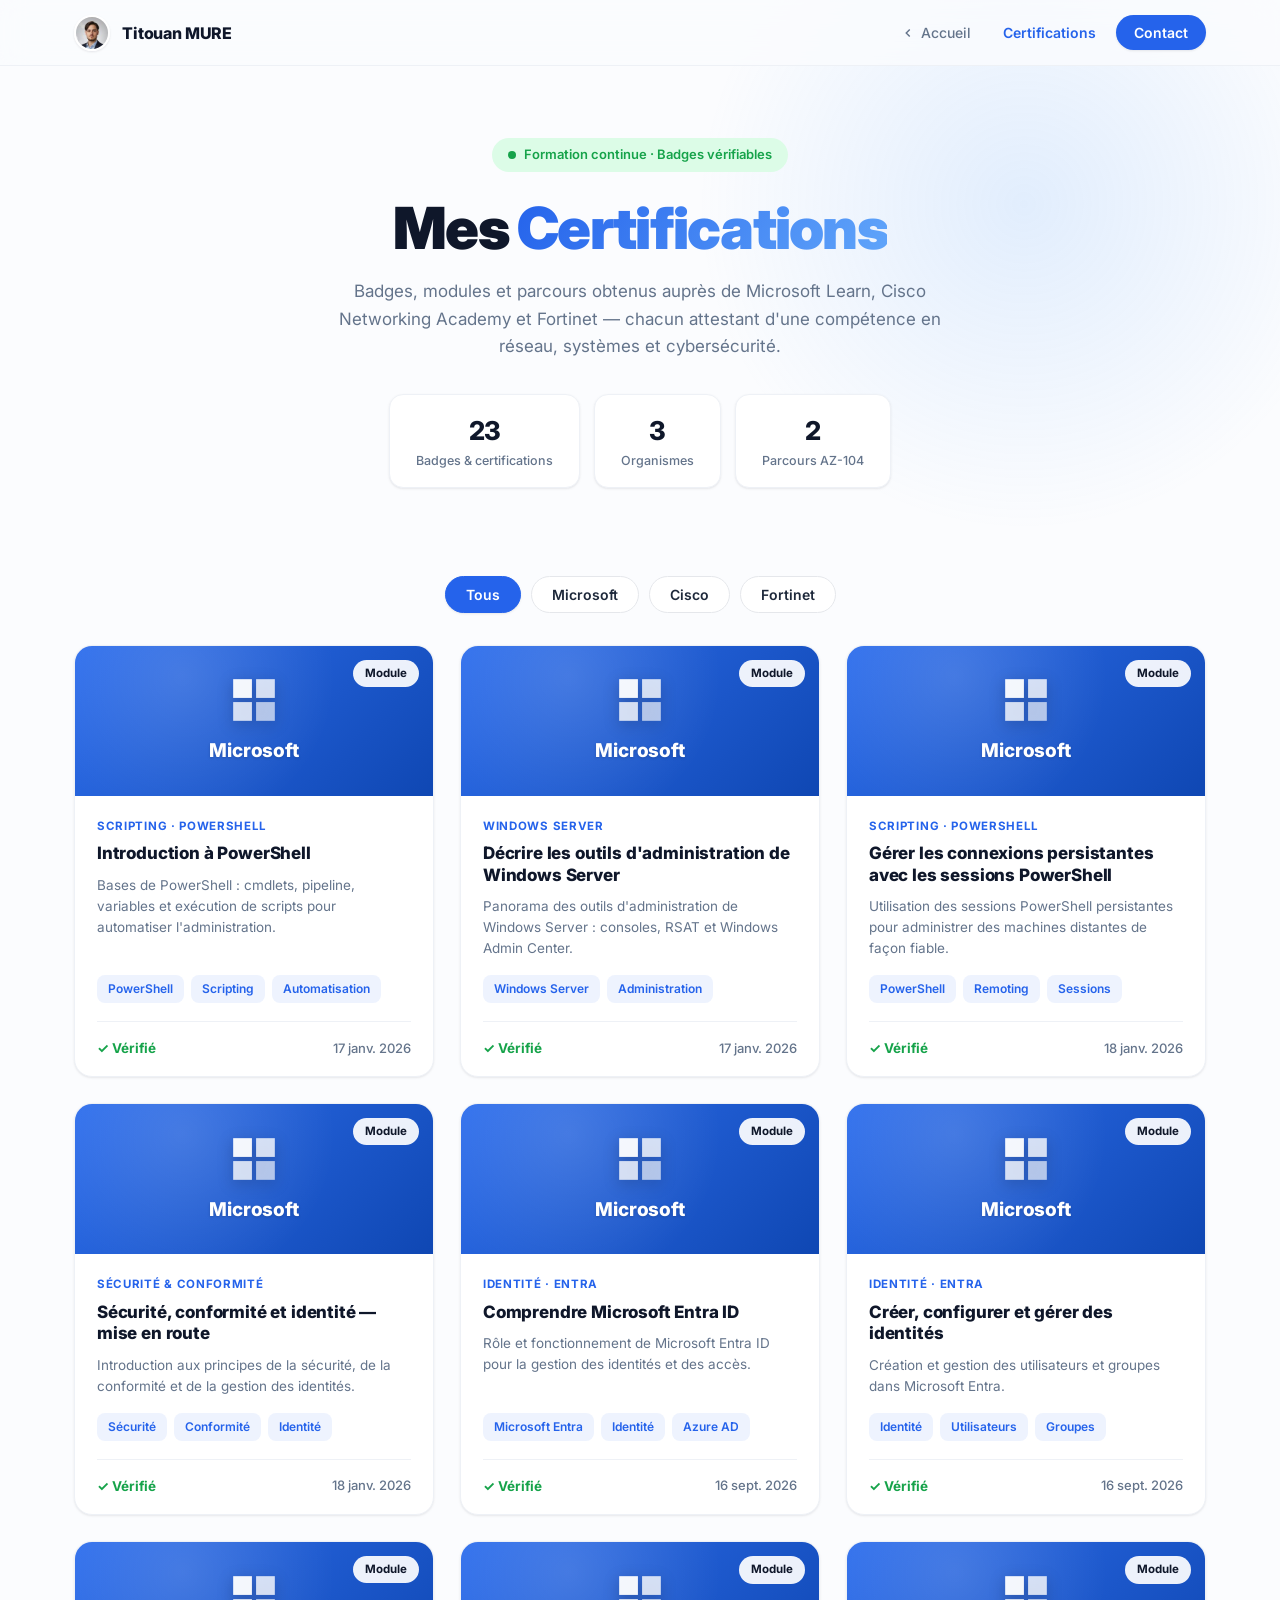
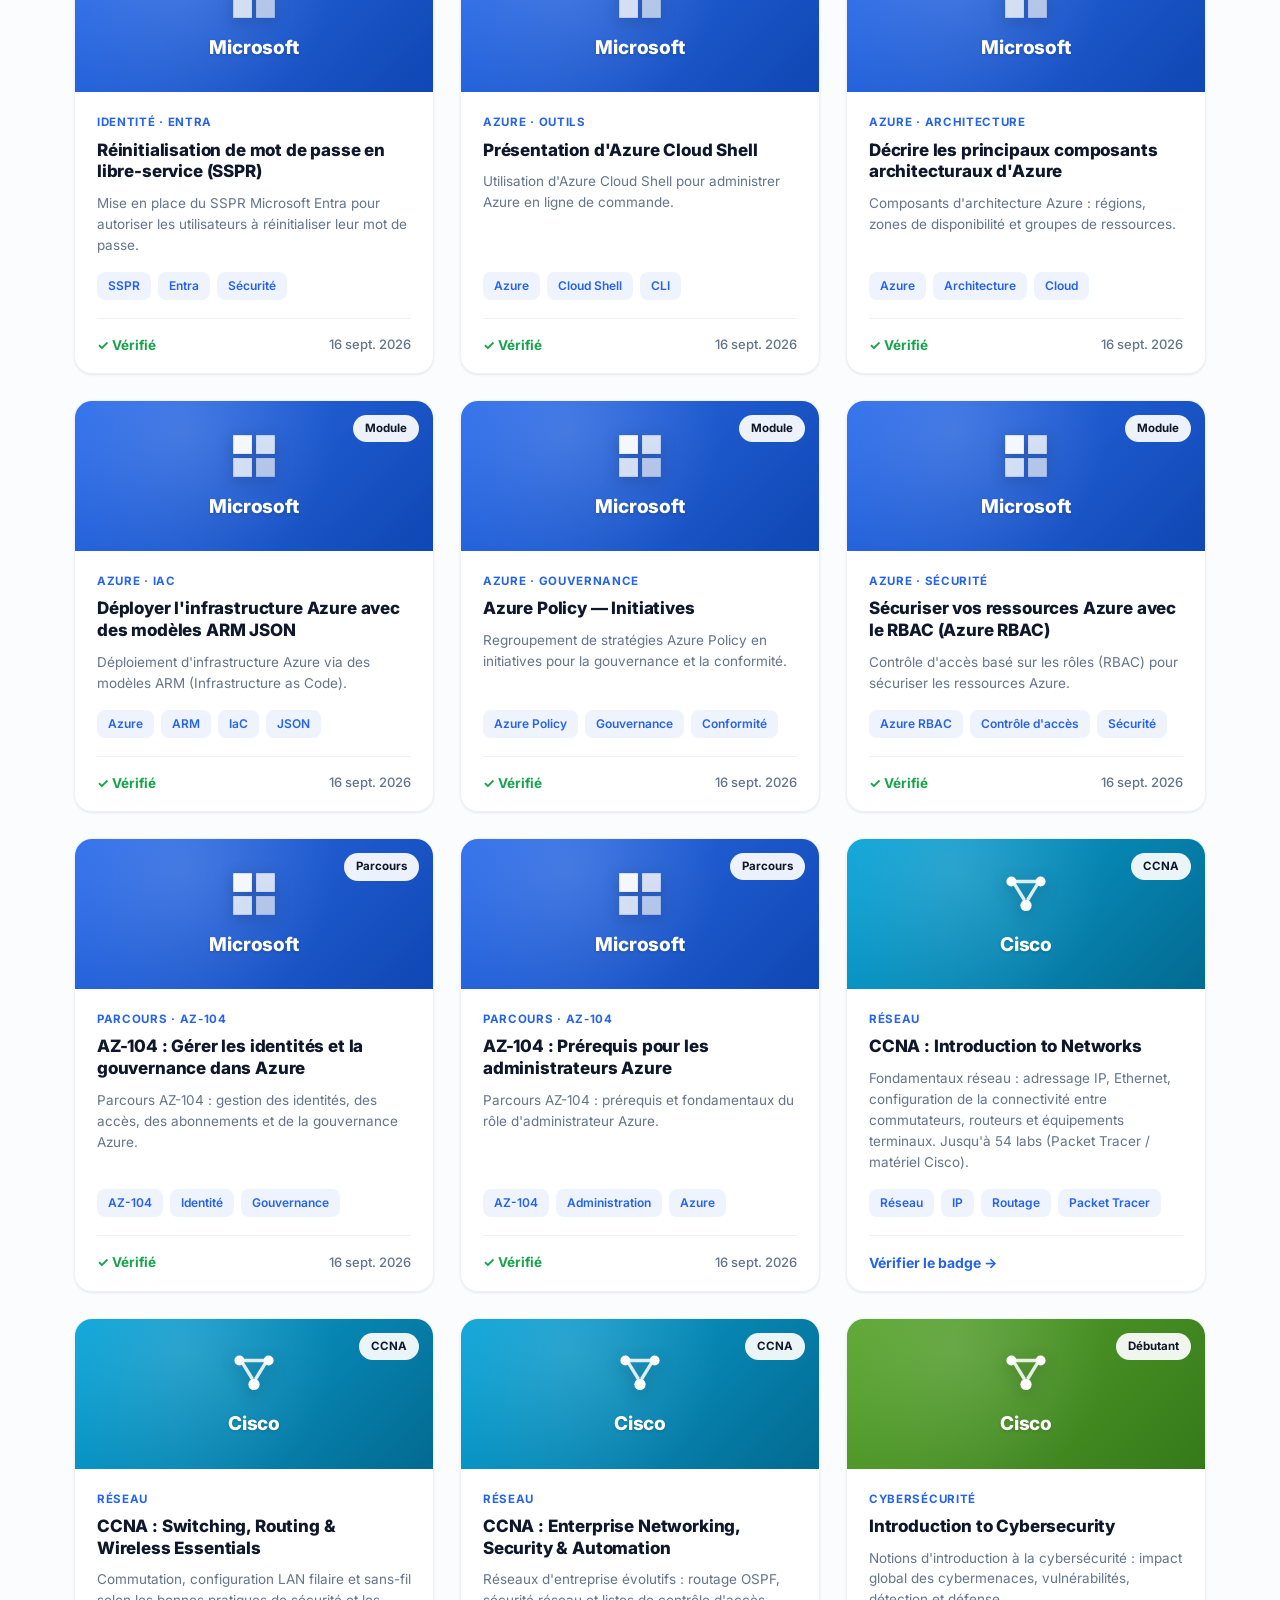
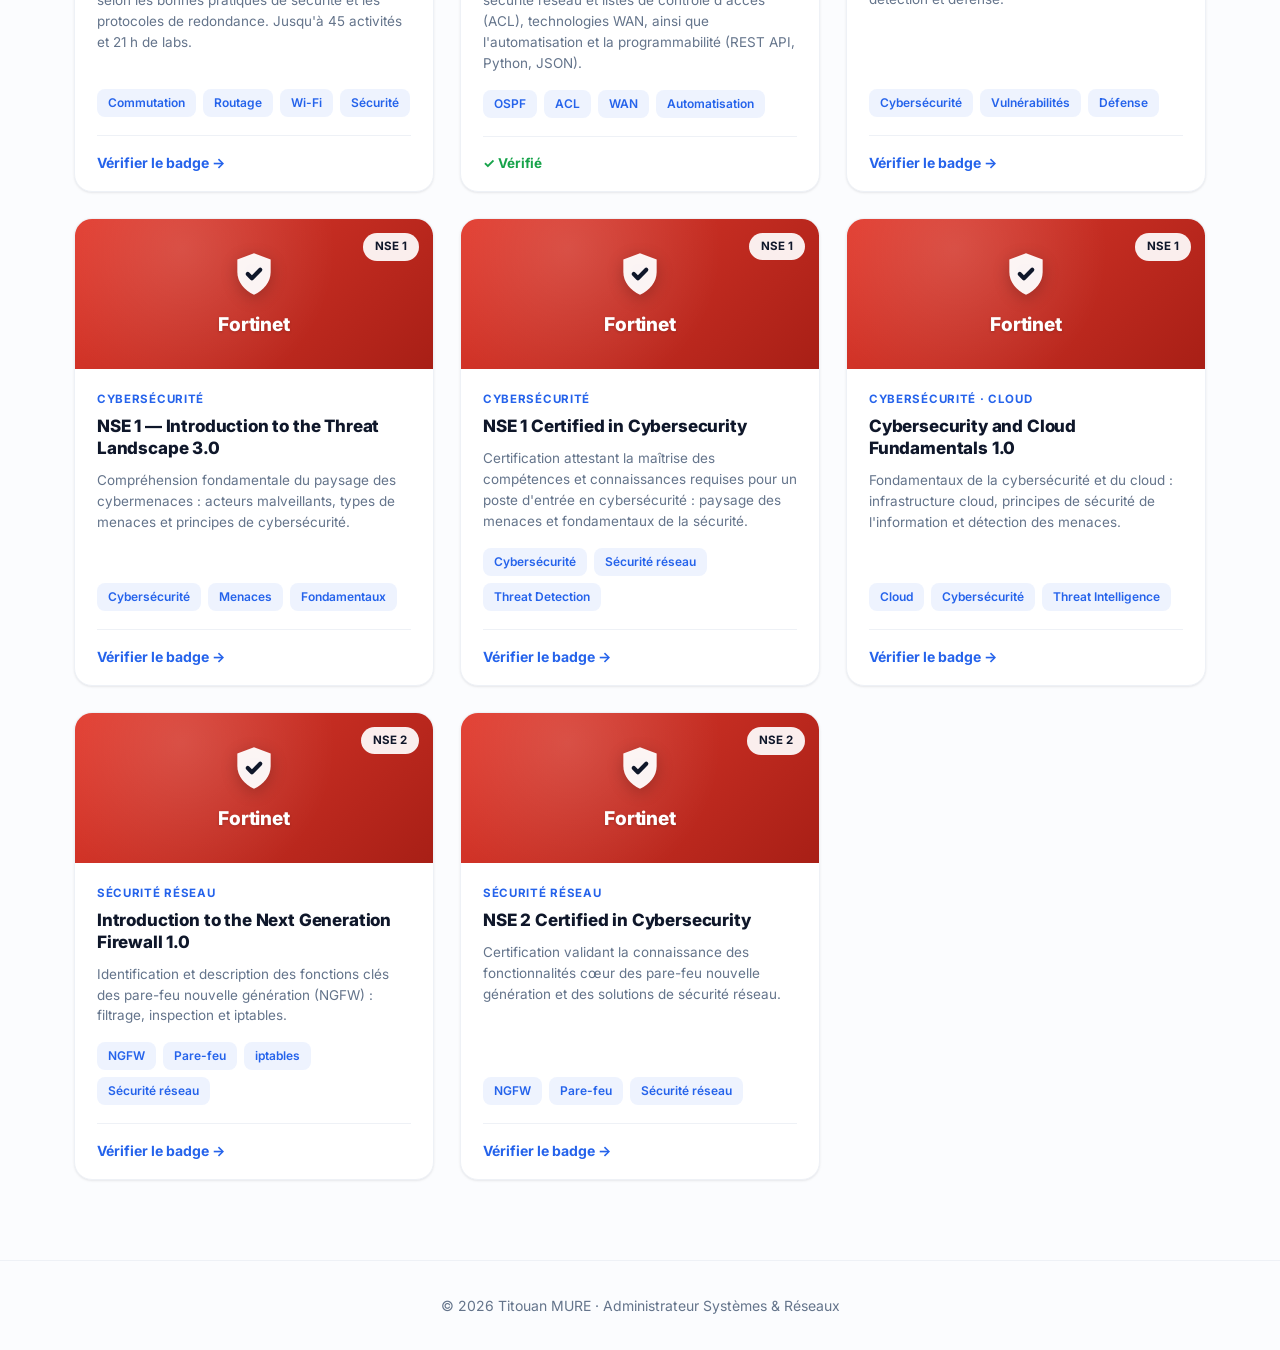
<file: certifications.html>
<!DOCTYPE html>
<html lang="fr">
<head>
<meta charset="UTF-8">
<meta name="viewport" content="width=device-width, initial-scale=1.0">
<title>Certifications — Titouan MURE</title>
<meta name="description" content="Certifications et badges de Titouan MURE — Microsoft Learn, Cisco Networking Academy, Fortinet.">
<link rel="preconnect" href="https://fonts.googleapis.com">
<link rel="preconnect" href="https://fonts.gstatic.com" crossorigin>
<link href="https://fonts.googleapis.com/css2?family=Inter:wght@400;500;600;700;800;900&display=swap" rel="stylesheet">
<style>
  :root{
    --blue:#2563eb;--blue-dark:#1d4ed8;--blue-light:#60a5fa;
    --ink:#0f172a;--ink-soft:#1e293b;--gray:#64748b;--gray-light:#94a3b8;
    --bg:#fbfcfe;--card:#ffffff;--border:#e5e7eb;--border-soft:#eef1f6;
    --green:#16a34a;--green-bg:#dcfce7;
    --shadow-sm:0 1px 2px rgba(15,23,42,.04),0 1px 3px rgba(15,23,42,.06);
    --shadow-lg:0 20px 40px -12px rgba(15,23,42,.16);
    --radius:18px;
  }
  *{margin:0;padding:0;box-sizing:border-box}
  html{scroll-behavior:smooth}
  body{
    font-family:'Inter',-apple-system,BlinkMacSystemFont,'Segoe UI',sans-serif;
    background:var(--bg);color:var(--ink);line-height:1.5;
    -webkit-font-smoothing:antialiased;min-height:100vh;position:relative;overflow-x:hidden;
  }
  body::before{
    content:"";position:fixed;top:-20%;right:-10%;width:60vw;height:60vw;
    background:radial-gradient(circle at center,rgba(96,165,250,.16),transparent 60%);
    z-index:0;pointer-events:none;
  }
  a{text-decoration:none;color:inherit}
  .container{max-width:1180px;margin:0 auto;padding:0 24px}

  /* NAV */
  nav{position:sticky;top:0;z-index:100;background:rgba(251,252,254,.8);
    backdrop-filter:blur(12px);-webkit-backdrop-filter:blur(12px);border-bottom:1px solid var(--border-soft);}
  .nav-inner{max-width:1180px;margin:0 auto;padding:14px 24px;display:flex;align-items:center;justify-content:space-between;gap:16px;}
  .brand{display:flex;align-items:center;gap:12px;font-weight:800;font-size:16px;letter-spacing:-.01em}
  .brand .avatar{width:36px;height:36px;border-radius:50%;object-fit:cover;
    box-shadow:var(--shadow-sm);border:2px solid #fff;}
  .nav-links{display:flex;align-items:center;gap:8px}
  .nav-links a{color:var(--gray);font-size:14px;font-weight:500;padding:8px 12px;border-radius:8px;transition:.15s}
  .nav-links a:hover{color:var(--ink);background:rgba(37,99,235,.06)}
  .nav-links a.active{color:var(--blue);font-weight:600}
  .btn-contact{background:var(--blue);color:#fff!important;padding:9px 18px!important;border-radius:999px;font-weight:600;box-shadow:var(--shadow-sm);transition:.15s;border:none;cursor:pointer;font-family:inherit;font-size:14px}
  .btn-contact:hover{background:var(--blue-dark)!important}
  @media(max-width:640px){.nav-links a:not(.btn-contact){display:none}}

  /* HEADER */
  header.page-head{position:relative;z-index:1;padding:72px 0 40px;text-align:center}
  .pill-badge{display:inline-flex;align-items:center;gap:8px;background:var(--green-bg);color:var(--green);
    font-size:13px;font-weight:600;padding:7px 16px;border-radius:999px;margin-bottom:26px}
  .pill-badge .dot{width:8px;height:8px;border-radius:50%;background:var(--green)}
  header.page-head h1{font-size:clamp(38px,6vw,58px);font-weight:900;letter-spacing:-.03em;line-height:1.05}
  header.page-head h1 .grad{background:linear-gradient(120deg,var(--blue),var(--blue-light));
    -webkit-background-clip:text;background-clip:text;color:transparent}
  header.page-head p{max-width:640px;margin:20px auto 0;color:var(--gray);font-size:17px;line-height:1.6}
  .stats{display:flex;justify-content:center;gap:14px;flex-wrap:wrap;margin-top:34px}
  .stat{background:var(--card);border:1px solid var(--border-soft);border-radius:14px;padding:16px 26px;box-shadow:var(--shadow-sm);min-width:120px}
  .stat .num{font-size:26px;font-weight:800;color:var(--ink);letter-spacing:-.02em}
  .stat .lbl{font-size:12.5px;color:var(--gray);font-weight:500;margin-top:2px}

  /* FILTERS */
  .filters{display:flex;gap:10px;flex-wrap:wrap;justify-content:center;position:relative;z-index:1;margin:48px 0 32px}
  .filter{background:var(--card);border:1px solid var(--border);color:var(--ink-soft);font-size:14px;font-weight:600;
    padding:9px 20px;border-radius:999px;cursor:pointer;transition:.15s;font-family:inherit}
  .filter:hover{border-color:var(--blue);color:var(--blue)}
  .filter.active{background:var(--blue);border-color:var(--blue);color:#fff;box-shadow:var(--shadow-sm)}

  /* GRID */
  .grid{display:grid;grid-template-columns:repeat(auto-fill,minmax(320px,1fr));gap:26px;position:relative;z-index:1;padding-bottom:80px}
  .card{background:var(--card);border:1px solid var(--border-soft);border-radius:var(--radius);overflow:hidden;
    box-shadow:var(--shadow-sm);transition:transform .2s,box-shadow .2s;display:flex;flex-direction:column}
  .card:hover{transform:translateY(-4px);box-shadow:var(--shadow-lg)}
  .card-banner{position:relative;height:150px;display:flex;flex-direction:column;align-items:center;justify-content:center;gap:12px;color:#fff}
  .card-banner::after{content:"";position:absolute;inset:0;background:radial-gradient(circle at 30% 20%,rgba(255,255,255,.14),transparent 55%)}
  .card-banner .issuer-ico{width:50px;height:50px;position:relative;z-index:1;filter:drop-shadow(0 4px 8px rgba(0,0,0,.22))}
  .card-banner .issuer-name{font-size:19px;font-weight:800;letter-spacing:-.01em;position:relative;z-index:1;text-shadow:0 1px 3px rgba(0,0,0,.18)}
  .card-banner .level{position:absolute;top:14px;right:14px;z-index:2;background:rgba(255,255,255,.92);color:var(--ink);
    font-size:11.5px;font-weight:700;padding:5px 12px;border-radius:999px;backdrop-filter:blur(4px)}
  .card-body{padding:22px 22px 18px;display:flex;flex-direction:column;flex:1}
  .card-cat{font-size:11.5px;font-weight:700;letter-spacing:.06em;text-transform:uppercase;color:var(--blue);margin-bottom:8px}
  .card-title{font-size:17px;font-weight:800;letter-spacing:-.01em;line-height:1.28;color:var(--ink)}
  .card-desc{color:var(--gray);font-size:13.5px;line-height:1.55;margin-top:10px;flex:1}
  .tags{display:flex;flex-wrap:wrap;gap:7px;margin-top:16px}
  .tag{font-size:12px;font-weight:600;padding:5px 11px;border-radius:8px;background:rgba(37,99,235,.08);color:var(--blue)}
  .card-foot{display:flex;align-items:center;justify-content:space-between;margin-top:18px;padding-top:16px;border-top:1px solid var(--border-soft)}
  .verify{display:inline-flex;align-items:center;gap:6px;color:var(--blue);font-size:14px;font-weight:700;transition:.15s}
  .verify:hover{gap:9px}
  .verified{display:inline-flex;align-items:center;gap:6px;color:var(--green);font-size:13.5px;font-weight:700}
  .card-date{font-size:13px;color:var(--gray);font-weight:500}

  footer{border-top:1px solid var(--border-soft);position:relative;z-index:1;padding:34px 0;text-align:center;color:var(--gray);font-size:14px}

  /* CONTACT MODAL */
  .modal-overlay{position:fixed;inset:0;z-index:200;background:rgba(15,23,42,.45);
    backdrop-filter:blur(4px);-webkit-backdrop-filter:blur(4px);
    display:flex;align-items:center;justify-content:center;padding:20px;
    opacity:0;visibility:hidden;transition:opacity .2s,visibility .2s}
  .modal-overlay.open{opacity:1;visibility:visible}
  .modal{background:var(--card);border-radius:22px;padding:28px 26px;max-width:400px;width:100%;
    box-shadow:var(--shadow-lg);transform:translateY(12px) scale(.98);transition:transform .2s;position:relative}
  .modal-overlay.open .modal{transform:translateY(0) scale(1)}
  .modal h3{font-size:21px;font-weight:800;letter-spacing:-.01em}
  .modal .sub{color:var(--gray);font-size:14px;margin-top:4px;margin-bottom:22px}
  .modal-close{position:absolute;top:18px;right:18px;width:32px;height:32px;border:none;cursor:pointer;
    background:var(--border-soft);border-radius:50%;color:var(--gray);font-size:16px;
    display:flex;align-items:center;justify-content:center;transition:.15s}
  .modal-close:hover{background:var(--border);color:var(--ink)}
  .contact-row{display:flex;align-items:center;gap:14px;padding:14px 16px;border-radius:14px;
    border:1px solid var(--border-soft);margin-bottom:12px;transition:.15s;color:var(--ink)}
  .contact-row:last-child{margin-bottom:0}
  .contact-row:hover{border-color:var(--blue);background:rgba(37,99,235,.04);transform:translateY(-1px)}
  .contact-row .ci{width:42px;height:42px;border-radius:11px;flex-shrink:0;
    display:flex;align-items:center;justify-content:center}
  .contact-row .ci.mail{background:rgba(37,99,235,.1)}
  .contact-row .ci.li{background:#0a66c2}
  .contact-row .ct{display:flex;flex-direction:column;min-width:0}
  .contact-row .ct .t{display:block;font-size:15px;font-weight:700;line-height:1.3}
  .contact-row .ct .d{display:block;font-size:13px;color:var(--gray);margin-top:2px;line-height:1.3;
    word-break:break-all}
</style>
</head>
<body id="top">

<nav>
  <div class="nav-inner">
    <a href="#top" class="brand"><img class="avatar" src="[data-uri]" alt="Titouan MURE"><span>Titouan MURE</span></a>
    <div class="nav-links">
      <a href="index.html" style="display:inline-flex;align-items:center;gap:6px;"><svg width="14" height="14" viewBox="0 0 24 24" fill="none" stroke="currentColor" stroke-width="2.5"><polyline points="15 18 9 12 15 6"/></svg>Accueil</a>
      <a href="#top" class="active">Certifications</a>
      <button type="button" class="btn-contact" onclick="openContact()">Contact</button>
    </div>
  </div>
</nav>

<header class="page-head">
  <div class="container">
    <span class="pill-badge"><span class="dot"></span>Formation continue · Badges vérifiables</span>
    <h1>Mes <span class="grad">Certifications</span></h1>
    <p>Badges, modules et parcours obtenus auprès de Microsoft Learn, Cisco Networking Academy et Fortinet — chacun attestant d'une compétence en réseau, systèmes et cybersécurité.</p>
    <div class="stats" id="stats"></div>
  </div>
</header>

<div class="container">
  <div class="filters" id="filters"></div>
  <div class="grid" id="grid"></div>
</div>

<footer>
  <div class="container">© <span id="year"></span> Titouan MURE · Administrateur Systèmes &amp; Réseaux</div>
</footer>

<!-- CONTACT MODAL -->
<div class="modal-overlay" id="contactModal" onclick="if(event.target===this)closeContact()">
  <div class="modal" role="dialog" aria-modal="true" aria-label="Me contacter">
    <button class="modal-close" onclick="closeContact()" aria-label="Fermer">✕</button>
    <h3>Me contacter</h3>
    <p class="sub">Choisissez comment vous souhaitez me joindre</p>
    <a class="contact-row" href="mailto:t.murepro@gmail.com">
      <span class="ci mail">
        <svg width="20" height="20" viewBox="0 0 24 24" fill="none" stroke="#2563eb" stroke-width="2" stroke-linecap="round" stroke-linejoin="round"><rect x="2" y="4" width="20" height="16" rx="2"/><path d="m22 7-10 6L2 7"/></svg>
      </span>
      <span class="ct"><span class="t">Email</span><span class="d">t.murepro@gmail.com</span></span>
    </a>
    <a class="contact-row" href="https://www.linkedin.com/in/titouan-mure-adminsys/" target="_blank" rel="noopener">
      <span class="ci li">
        <svg width="20" height="20" viewBox="0 0 24 24" fill="#fff"><path d="M20.45 20.45h-3.55v-5.57c0-1.33-.02-3.04-1.85-3.04-1.85 0-2.14 1.45-2.14 2.94v5.66H9.35V9h3.41v1.56h.05c.47-.9 1.63-1.85 3.36-1.85 3.6 0 4.27 2.37 4.27 5.45v6.29zM5.34 7.43a2.06 2.06 0 1 1 0-4.12 2.06 2.06 0 0 1 0 4.12zM7.12 20.45H3.55V9h3.57v11.45zM22.22 0H1.77C.79 0 0 .77 0 1.72v20.56C0 23.23.79 24 1.77 24h20.45c.98 0 1.78-.77 1.78-1.72V1.72C24 .77 23.2 0 22.22 0z"/></svg>
      </span>
      <span class="ct"><span class="t">LinkedIn</span><span class="d">Titouan MURE</span></span>
    </a>
  </div>
</div>

<script>
function openContact(){document.getElementById('contactModal').classList.add('open')}
function closeContact(){document.getElementById('contactModal').classList.remove('open')}
document.addEventListener('keydown',e=>{if(e.key==='Escape')closeContact()});
</script>

<script>
/* ============================================================
   AJOUTER / MODIFIER UNE CERTIFICATION
   ------------------------------------------------------------
   Un objet = une carte. Champs :
     issuer    -> organisme, sert aussi de filtre ("Microsoft","Cisco","Fortinet")
     title     -> intitulé
     category  -> petite étiquette au-dessus du titre (majuscules auto)
     desc      -> courte description
     level     -> pastille en haut à droite ("Module","Parcours","CCNA"...)
     date      -> date affichée en bas (laisse "" si aucune)
     tags      -> ["Réseau","IP",...]
     verifyUrl -> lien de vérification (laisse "" -> affiche "✓ Vérifié")
     color     -> [optionnel] dégradé bannière ["#hex","#hex"] (sinon couleur de l'organisme)
   ============================================================ */

const certifications = [
  /* ---------- MICROSOFT LEARN ---------- */
  { issuer:"Microsoft", title:"Introduction à PowerShell", category:"Scripting · PowerShell", level:"Module", date:"17 janv. 2026",
    desc:"Bases de PowerShell : cmdlets, pipeline, variables et exécution de scripts pour automatiser l'administration.",
    tags:["PowerShell","Scripting","Automatisation"],
    verifyUrl:"" },

  { issuer:"Microsoft", title:"Décrire les outils d'administration de Windows Server", category:"Windows Server", level:"Module", date:"17 janv. 2026",
    desc:"Panorama des outils d'administration de Windows Server : consoles, RSAT et Windows Admin Center.",
    tags:["Windows Server","Administration"],
    verifyUrl:"" },

  { issuer:"Microsoft", title:"Gérer les connexions persistantes avec les sessions PowerShell", category:"Scripting · PowerShell", level:"Module", date:"18 janv. 2026",
    desc:"Utilisation des sessions PowerShell persistantes pour administrer des machines distantes de façon fiable.",
    tags:["PowerShell","Remoting","Sessions"],
    verifyUrl:"" },

  { issuer:"Microsoft", title:"Sécurité, conformité et identité — mise en route", category:"Sécurité & Conformité", level:"Module", date:"18 janv. 2026",
    desc:"Introduction aux principes de la sécurité, de la conformité et de la gestion des identités.",
    tags:["Sécurité","Conformité","Identité"],
    verifyUrl:"" },

  { issuer:"Microsoft", title:"Comprendre Microsoft Entra ID", category:"Identité · Entra", level:"Module", date:"16 sept. 2026",
    desc:"Rôle et fonctionnement de Microsoft Entra ID pour la gestion des identités et des accès.",
    tags:["Microsoft Entra","Identité","Azure AD"],
    verifyUrl:"" },

  { issuer:"Microsoft", title:"Créer, configurer et gérer des identités", category:"Identité · Entra", level:"Module", date:"16 sept. 2026",
    desc:"Création et gestion des utilisateurs et groupes dans Microsoft Entra.",
    tags:["Identité","Utilisateurs","Groupes"],
    verifyUrl:"" },

  { issuer:"Microsoft", title:"Réinitialisation de mot de passe en libre-service (SSPR)", category:"Identité · Entra", level:"Module", date:"16 sept. 2026",
    desc:"Mise en place du SSPR Microsoft Entra pour autoriser les utilisateurs à réinitialiser leur mot de passe.",
    tags:["SSPR","Entra","Sécurité"],
    verifyUrl:"" },

  { issuer:"Microsoft", title:"Présentation d'Azure Cloud Shell", category:"Azure · Outils", level:"Module", date:"16 sept. 2026",
    desc:"Utilisation d'Azure Cloud Shell pour administrer Azure en ligne de commande.",
    tags:["Azure","Cloud Shell","CLI"],
    verifyUrl:"" },

  { issuer:"Microsoft", title:"Décrire les principaux composants architecturaux d'Azure", category:"Azure · Architecture", level:"Module", date:"16 sept. 2026",
    desc:"Composants d'architecture Azure : régions, zones de disponibilité et groupes de ressources.",
    tags:["Azure","Architecture","Cloud"],
    verifyUrl:"" },

  { issuer:"Microsoft", title:"Déployer l'infrastructure Azure avec des modèles ARM JSON", category:"Azure · IaC", level:"Module", date:"16 sept. 2026",
    desc:"Déploiement d'infrastructure Azure via des modèles ARM (Infrastructure as Code).",
    tags:["Azure","ARM","IaC","JSON"],
    verifyUrl:"" },

  { issuer:"Microsoft", title:"Azure Policy — Initiatives", category:"Azure · Gouvernance", level:"Module", date:"16 sept. 2026",
    desc:"Regroupement de stratégies Azure Policy en initiatives pour la gouvernance et la conformité.",
    tags:["Azure Policy","Gouvernance","Conformité"],
    verifyUrl:"" },

  { issuer:"Microsoft", title:"Sécuriser vos ressources Azure avec le RBAC (Azure RBAC)", category:"Azure · Sécurité", level:"Module", date:"16 sept. 2026",
    desc:"Contrôle d'accès basé sur les rôles (RBAC) pour sécuriser les ressources Azure.",
    tags:["Azure RBAC","Contrôle d'accès","Sécurité"],
    verifyUrl:"" },

  /* ---------- MICROSOFT — PARCOURS / TROPHÉES AZ-104 ---------- */
  { issuer:"Microsoft", title:"AZ-104 : Gérer les identités et la gouvernance dans Azure", category:"Parcours · AZ-104", level:"Parcours", date:"16 sept. 2026",
    desc:"Parcours AZ-104 : gestion des identités, des accès, des abonnements et de la gouvernance Azure.",
    tags:["AZ-104","Identité","Gouvernance"],
    verifyUrl:"" },

  { issuer:"Microsoft", title:"AZ-104 : Prérequis pour les administrateurs Azure", category:"Parcours · AZ-104", level:"Parcours", date:"16 sept. 2026",
    desc:"Parcours AZ-104 : prérequis et fondamentaux du rôle d'administrateur Azure.",
    tags:["AZ-104","Administration","Azure"],
    verifyUrl:"" },

  /* ---------- CISCO NETWORKING ACADEMY ---------- */
  { issuer:"Cisco", title:"CCNA : Introduction to Networks", category:"Réseau", level:"CCNA", date:"",
    desc:"Fondamentaux réseau : adressage IP, Ethernet, configuration de la connectivité entre commutateurs, routeurs et équipements terminaux. Jusqu'à 54 labs (Packet Tracer / matériel Cisco).",
    tags:["Réseau","IP","Routage","Packet Tracer"], verifyUrl:"https://www.credly.com/badges/b4e71b76-3096-419b-9448-f739eb735b3b/linked_in_profile" },

  { issuer:"Cisco", title:"CCNA : Switching, Routing & Wireless Essentials", category:"Réseau", level:"CCNA", date:"",
    desc:"Commutation, configuration LAN filaire et sans-fil selon les bonnes pratiques de sécurité et les protocoles de redondance. Jusqu'à 45 activités et 21 h de labs.",
    tags:["Commutation","Routage","Wi-Fi","Sécurité"], verifyUrl:"https://www.credly.com/badges/d993ab33-5b4b-489f-949c-2b338a915330/linked_in_profile" },

  { issuer:"Cisco", title:"CCNA : Enterprise Networking, Security & Automation", category:"Réseau", level:"CCNA", date:"",
    desc:"Réseaux d'entreprise évolutifs : routage OSPF, sécurité réseau et listes de contrôle d'accès (ACL), technologies WAN, ainsi que l'automatisation et la programmabilité (REST API, Python, JSON).",
    tags:["OSPF","ACL","WAN","Automatisation"], verifyUrl:"" },

  { issuer:"Cisco", title:"Introduction to Cybersecurity", category:"Cybersécurité", level:"Débutant", date:"",
    desc:"Notions d'introduction à la cybersécurité : impact global des cybermenaces, vulnérabilités, détection et défense.",
    tags:["Cybersécurité","Vulnérabilités","Défense"], verifyUrl:"https://www.credly.com/badges/a9113f9a-e1ac-4e0a-96d9-816d6dcc1975/linked_in_profile", color:["#5aa62f","#357a1a"] },

  /* ---------- FORTINET ---------- */
  { issuer:"Fortinet", title:"NSE 1 — Introduction to the Threat Landscape 3.0", category:"Cybersécurité", level:"NSE 1", date:"",
    desc:"Compréhension fondamentale du paysage des cybermenaces : acteurs malveillants, types de menaces et principes de cybersécurité.",
    tags:["Cybersécurité","Menaces","Fondamentaux"], verifyUrl:"https://www.credly.com/badges/bd3e863d-ec28-403d-adbe-f0142f6ea22b/linked_in_profile" },

  { issuer:"Fortinet", title:"NSE 1 Certified in Cybersecurity", category:"Cybersécurité", level:"NSE 1", date:"",
    desc:"Certification attestant la maîtrise des compétences et connaissances requises pour un poste d'entrée en cybersécurité : paysage des menaces et fondamentaux de la sécurité.",
    tags:["Cybersécurité","Sécurité réseau","Threat Detection"], verifyUrl:"https://www.credly.com/badges/9428c7ad-a13d-4913-ae5f-16da52eb5f0e/linked_in_profile" },

  { issuer:"Fortinet", title:"Cybersecurity and Cloud Fundamentals 1.0", category:"Cybersécurité · Cloud", level:"NSE 1", date:"",
    desc:"Fondamentaux de la cybersécurité et du cloud : infrastructure cloud, principes de sécurité de l'information et détection des menaces.",
    tags:["Cloud","Cybersécurité","Threat Intelligence"], verifyUrl:"https://www.credly.com/badges/54430c26-694d-48e9-be59-07e9ef71e478/linked_in_profile" },

  { issuer:"Fortinet", title:"Introduction to the Next Generation Firewall 1.0", category:"Sécurité réseau", level:"NSE 2", date:"",
    desc:"Identification et description des fonctions clés des pare-feu nouvelle génération (NGFW) : filtrage, inspection et iptables.",
    tags:["NGFW","Pare-feu","iptables","Sécurité réseau"], verifyUrl:"https://www.credly.com/badges/ba25c244-fc05-470d-82a5-fe2f95991612/linked_in_profile" },

  { issuer:"Fortinet", title:"NSE 2 Certified in Cybersecurity", category:"Sécurité réseau", level:"NSE 2", date:"",
    desc:"Certification validant la connaissance des fonctionnalités cœur des pare-feu nouvelle génération et des solutions de sécurité réseau.",
    tags:["NGFW","Pare-feu","Sécurité réseau"], verifyUrl:"https://www.credly.com/badges/bbade676-7acd-4824-b229-2482f32ebea1/linked_in_profile" }
];

/* Couleurs / logo par organisme */
const ISSUERS = {
  "Microsoft":{ grad:["#2f6fed","#0f47b3"], ico:"microsoft" },
  "Cisco"    :{ grad:["#0aa5d9","#036a91"], ico:"network" },
  "Fortinet" :{ grad:["#e23b2e","#a81f16"], ico:"shield" },
  "_default" :{ grad:["#334155","#0f172a"], ico:"award" }
};

const ICONS = {
  microsoft:'<svg class="issuer-ico" viewBox="0 0 24 24"><rect x="2" y="2" width="9" height="9" fill="#fff" opacity=".95"/><rect x="13" y="2" width="9" height="9" fill="#fff" opacity=".8"/><rect x="2" y="13" width="9" height="9" fill="#fff" opacity=".8"/><rect x="13" y="13" width="9" height="9" fill="#fff" opacity=".65"/></svg>',
  network:'<svg class="issuer-ico" viewBox="0 0 24 24" fill="none"><path d="M6.6 7.4 11.3 15M17.4 7.4 12.7 15M7 6h10" stroke="#fff" stroke-width="1.6" opacity=".85"/><circle cx="5" cy="6" r="2.4" fill="#fff"/><circle cx="19" cy="6" r="2.4" fill="#fff"/><circle cx="12" cy="17.5" r="2.7" fill="#fff"/></svg>',
  shield:'<svg class="issuer-ico" viewBox="0 0 24 24" fill="none"><path d="M12 2l8 3v6c0 5-3.4 8.6-8 11-4.6-2.4-8-6-8-11V5l8-3z" fill="#fff" opacity=".95"/><path d="M9 12l2 2 4-4" stroke="#0f172a" stroke-width="2" stroke-linecap="round" stroke-linejoin="round"/></svg>',
  award:'<svg class="issuer-ico" viewBox="0 0 24 24" fill="none"><circle cx="12" cy="9" r="6" fill="#fff" opacity=".95"/><path d="M8 14l-2 7 6-3 6 3-2-7" fill="#fff" opacity=".85"/></svg>'
};

const grid=document.getElementById('grid');
const filtersEl=document.getElementById('filters');
const statsEl=document.getElementById('stats');
document.getElementById('year').textContent=new Date().getFullYear();

/* Stats */
const organismes=new Set(certifications.map(c=>c.issuer)).size;
const parcours=certifications.filter(c=>c.level==="Parcours").length;
statsEl.innerHTML=`
  <div class="stat"><div class="num">${certifications.length}</div><div class="lbl">Badges &amp; certifications</div></div>
  <div class="stat"><div class="num">${organismes}</div><div class="lbl">Organismes</div></div>
  <div class="stat"><div class="num">${parcours}</div><div class="lbl">Parcours AZ-104</div></div>
`;

/* Filtres (par organisme) */
const issuers=["Tous",...[...new Set(certifications.map(c=>c.issuer))]];
let current="Tous";
issuers.forEach(name=>{
  const b=document.createElement('button');
  b.className='filter'+(name==="Tous"?' active':'');
  b.textContent=name;
  b.onclick=()=>{current=name;document.querySelectorAll('.filter').forEach(f=>f.classList.remove('active'));b.classList.add('active');render();};
  filtersEl.appendChild(b);
});

function card(c){
  const meta=ISSUERS[c.issuer]||ISSUERS._default;
  const grad=c.color||meta.grad;
  const ico=ICONS[meta.ico]||ICONS.award;
  const banner=`background:linear-gradient(135deg,${grad[0]},${grad[1]});`;
  const tags=(c.tags||[]).map(t=>`<span class="tag">${t}</span>`).join('');
  const foot=c.verifyUrl
    ? `<a class="verify" href="${c.verifyUrl}" target="_blank" rel="noopener">Vérifier le badge →</a>`
    : `<span class="verified">✓ Vérifié</span>`;
  return `
  <div class="card">
    <div class="card-banner" style="${banner}">
      ${c.level?`<span class="level">${c.level}</span>`:''}
      ${ico}
      <span class="issuer-name">${c.issuer}</span>
    </div>
    <div class="card-body">
      ${c.category?`<div class="card-cat">${c.category}</div>`:''}
      <div class="card-title">${c.title}</div>
      ${c.desc?`<div class="card-desc">${c.desc}</div>`:''}
      ${tags?`<div class="tags">${tags}</div>`:''}
      <div class="card-foot">${foot}<span class="card-date">${c.date||''}</span></div>
    </div>
  </div>`;
}

function render(){
  const list=current==="Tous"?certifications:certifications.filter(c=>c.issuer===current);
  grid.innerHTML=list.map(card).join('');
}
render();
</script>
</body>
</html>
</file>
